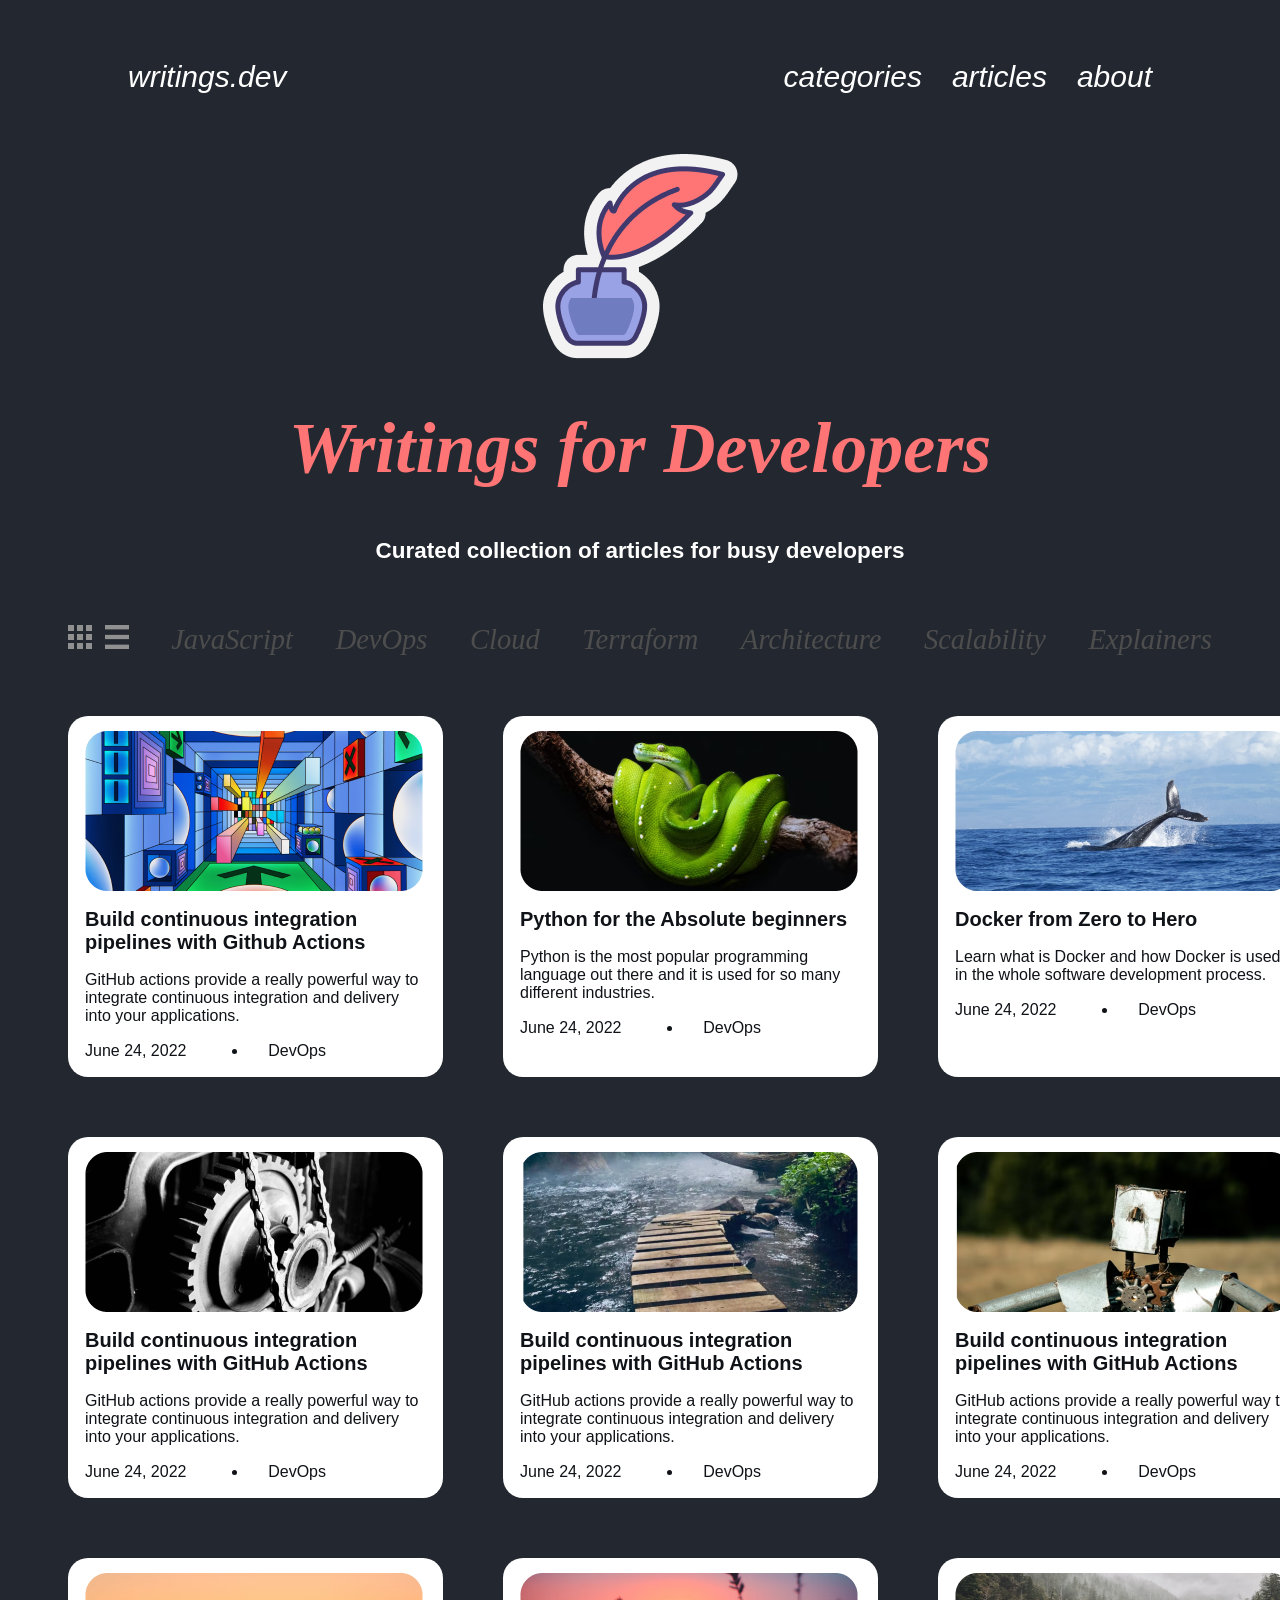
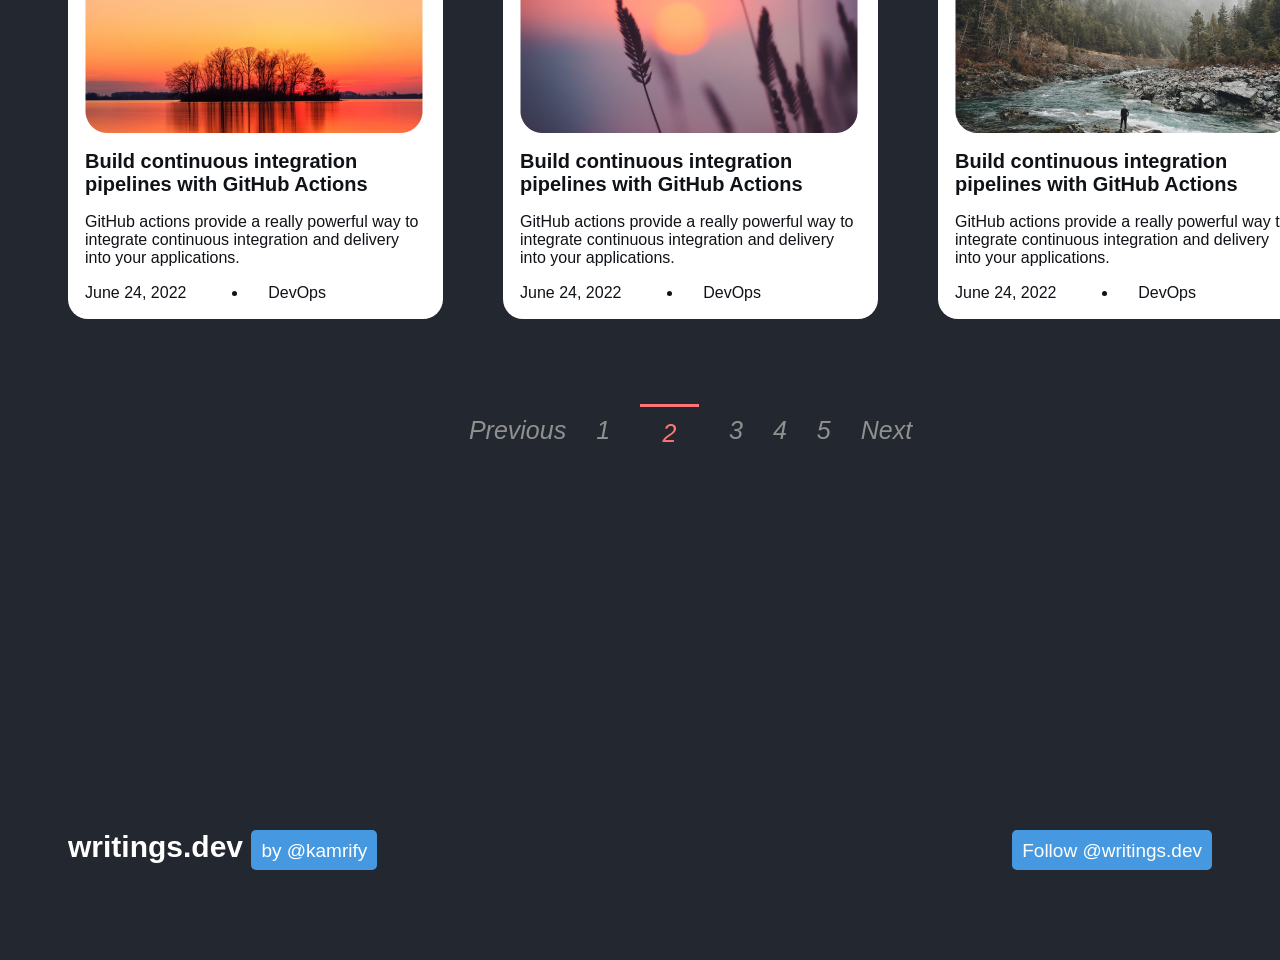
<file: index.html>
<!DOCTYPE html>
<html>
	<head>
		<title>Home</title>
		<meta charset="utf-8">
    <link rel="stylesheet" href="styles.css">
  </head>
  <body>
		<header>
      <nav>
        <ul>
          <li class="first-nav-item"><a>writings.dev</a></li>
          <li><a>categories</a></li>
          <li><a>articles</a></li>
          <li><a>about</a></li>
        </ul>
      </nav>
      <img src="images/logo.png" alt="logo">
      <h1>Writings for Developers</h1>
      <h2>Curated collection of articles for busy developers</h2>
    </header>
    <nav>
      <ul>
        <li id="grid-icon"><img src="images/grid-icon.png" alt="grid icon"></li>
        <li id="list-icon"><img src="images/list-icon.png" alt="list icon"></li>
        <li><a>JavaScript</a></li>
        <li><a>DevOps</a></li>
        <li><a>Cloud</a></li>
        <li><a>Terraform</a></li>
        <li><a>Architecture</a></li>
        <li><a>Scalability</a></li>
        <li><a>Explainers</a></li>
      </ul>
    </nav>
    <main>
      <section>
        <img src="images/corridor.png" alt="futuristic coridor">
        <h3>Build continuous integration pipelines with Github Actions</h3>
        <p>GitHub actions provide a really powerful way to integrate continuous integration and delivery into your applications.</p>
        <footer>
          <ul>
            <li>June 24, 2022</li>
            <li>DevOps</li>
          </ul>
        </footer>
      </section>
      <section>
        <img src="images/python.png" alt="python on a tree">
        <h3>Python for the Absolute beginners</h3>
        <p>Python is the most popular programming language out there and it is used for so many different industries.</p>
        <footer>
          <ul>
            <li>June 24, 2022</li>
            <li>DevOps</li>
          </ul>
        </footer>
      </section>
      <section>
        <img src="images/whale.png" alt="tail of whale diving">
        <h3>Docker from Zero to Hero</h3>
        <p>Learn what is Docker and  how Docker is used in the whole software development process.</p>
        <footer>
          <ul>
            <li>June 24, 2022</li>
            <li>DevOps</li>
          </ul>
        </footer>
      </section>
      <section>
        <img src="images/gears.png" alt="part of a system of gears and chains">
        <h3>Build continuous integration pipelines with GitHub Actions</h3>
        <p>GitHub actions provide a really powerful way to integrate continuous integration and delivery into your applications.</p>
        <footer>
          <ul>
            <li>June 24, 2022</li>
            <li>DevOps</li>
          </ul>
        </footer>
      </section>
      <section>
        <img src="images/pathway.png" alt="imagined wooden pathway leading into a waterway">
        <h3>Build continuous integration pipelines with GitHub Actions</h3>
        <p>GitHub actions provide a really powerful way to integrate continuous integration and delivery into your applications.</p>
        <footer>
          <ul>
            <li>June 24, 2022</li>
            <li>DevOps</li>
          </ul>
        </footer>
      </section>
      <section>
        <img src="images/robot.png" alt="skeleton of a robot">
        <h3>Build continuous integration pipelines with GitHub Actions</h3>
        <p>GitHub actions provide a really powerful way to integrate continuous integration and delivery into your applications.</p>
        <footer>
          <ul>
            <li>June 24, 2022</li>
            <li>DevOps</li>
          </ul>
        </footer>
      </section>
      <section>
        <img src="images/island.png" alt="panoramic view of an island during a sunset">
        <h3>Build continuous integration pipelines with GitHub Actions</h3>
        <p>GitHub actions provide a really powerful way to integrate continuous integration and delivery into your applications.</p>
        <footer>
          <ul>
            <li>June 24, 2022</li>
            <li>DevOps</li>
          </ul>
        </footer>
      </section>
      <section>
        <img src="images/wheat.png" alt="a few wheat stalks with the sun in the background">
        <h3>Build continuous integration pipelines with GitHub Actions</h3>
        <p>GitHub actions provide a really powerful way to integrate continuous integration and delivery into your applications.</p>
        <footer>
          <ul>
            <li>June 24, 2022</li>
            <li>DevOps</li>
          </ul>
        </footer>
      </section>
      <section>
        <img src="images/man.png" alt="a man in front of a vast rocky landscape">
        <h3>Build continuous integration pipelines with GitHub Actions</h3>
        <p>GitHub actions provide a really powerful way to integrate continuous integration and delivery into your applications.</p>
        <footer>
          <ul>
            <li>June 24, 2022</li>
            <li>DevOps</li>
          </ul>
        </footer>
      </section>
      <footer id="main-footer">
        <ul>
          <li><a>Previous</a></li>
          <li><a>1</a></li>
          <li class="highlighted"><a>2</a></li>
          <li><a>3</a></li>
          <li><a>4</a></li>
          <li><a>5</a></li>
          <li><a>Next</a></li>
        </ul>
      </footer>
    </main>
    <footer>
      <address>
        <p>writings.dev <button>by @kamrify</button></p>
        <p><button>Follow @writings.dev</button></p>
      </address>
    </footer>
  </body>
</html>
</file>
<file: styles.css>
/* font styles */
html {
    font-size: 15px;
}

header nav, h2, h3, p, footer ul {
    font-family: Poppins, "Avant Garde Gothic", Roboto, sans-serif;
}

header nav {
    font-size: 2rem;
}

h1, nav, #main-footer {
    font-family: Recursive, "GT Ultra", cursive;
    font-style: italic;
}

h1 {
    font-size: 4.8rem;
}

nav {
    font-size: 1.9rem;
}

h3 {
    font-size: calc(20rem/15);
    font-weight: 600;
}

p {
    font-size: calc(16rem/15);
}

main footer ul {
    font-size: calc(25rem/15);
}

section footer ul {
    font-size: calc(16rem/15);
}

address {
    font-family: "Source Sans Pro", Roboto, Lato, sans-serif;
    font-weight: 600;
    font-style: normal;
}

address p {
    font-size: 2rem;
}

button {
    font-size: calc(19rem/15);
}

/* colors and backgrounds */
body {
    background-color: #232830;
}

header nav, h2, address p, button {
    color: #ffffff;
}

h1 {
    color: #ff7575;
}

nav {
    color: #4d4d4d;
}

section {
    background-color: #ffffff;
}

main footer ul {
    color: #909090;
}

h3, p, section footer ul {
    color: #0f1217;
}

.highlighted {
    color: #ff7575;
}

button {
    background-color: #4699e0;
}

/* layout */
main {
    display: grid;
    grid-template-columns: 1fr 1fr 1fr;
    grid-template-rows: 1fr 1fr 1fr 1fr;
    justify-content: space-between;
    justify-items: center;
    grid-gap: 4rem;
}

#main-footer {
    grid-row: 4 / 5;
    grid-column: 1 / 4;
}

nav ul {
    display: flex;
    justify-content: space-between;
    gap: 2rem;
    justify-items: left;
    list-style-type: none;
}

main section footer ul {
    display: flex;
    justify-content: space-between;
    justify-items: left;
    margin-right: 100px;
}

main section footer ul li:first-of-type {
    list-style-type: none;
}

main section footer ul li:nth-of-type(2) {
    padding-left: 20px;
}

#main-footer ul {
    display: flex;
    list-style-type: none;
    gap: 2rem;
    justify-content: space-between;
}

address {
    display: flex;
    justify-content: space-between;
    margin: 4em;
}

/* positioning and box styles */
main {
    margin: 4rem;
}

main section {
    width: 25rem;
    border-radius: 20px;
}

main section img {
    display: block;
    margin: 17px;
    margin-top: 15px;
}

main section h3, main section p, main section footer {
    margin: 17px;
}

main section footer ul {
    padding: 0;
}

header {
    margin: 4rem;
}

header h1, header h2 {
    text-align: center;
}

header img {
    display: block;
    margin: 0 auto;
}

nav ul {
    margin: 4rem;
    padding: 0px;
}

#list-icon {
    margin-left: -2rem;
}

.first-nav-item {
    margin-right: auto;
}

#main-footer ul {
    padding: 0;
}

#main-footer ul li {
    padding-top: 0.75rem;
}

.highlighted {
    padding: 0 1.5rem;
    border-top: 3px solid #ff7575;
}

button {
    border-radius: 5px;
    border-width: 0;
    height: 40px;
    padding: 10px;
}
</file>
